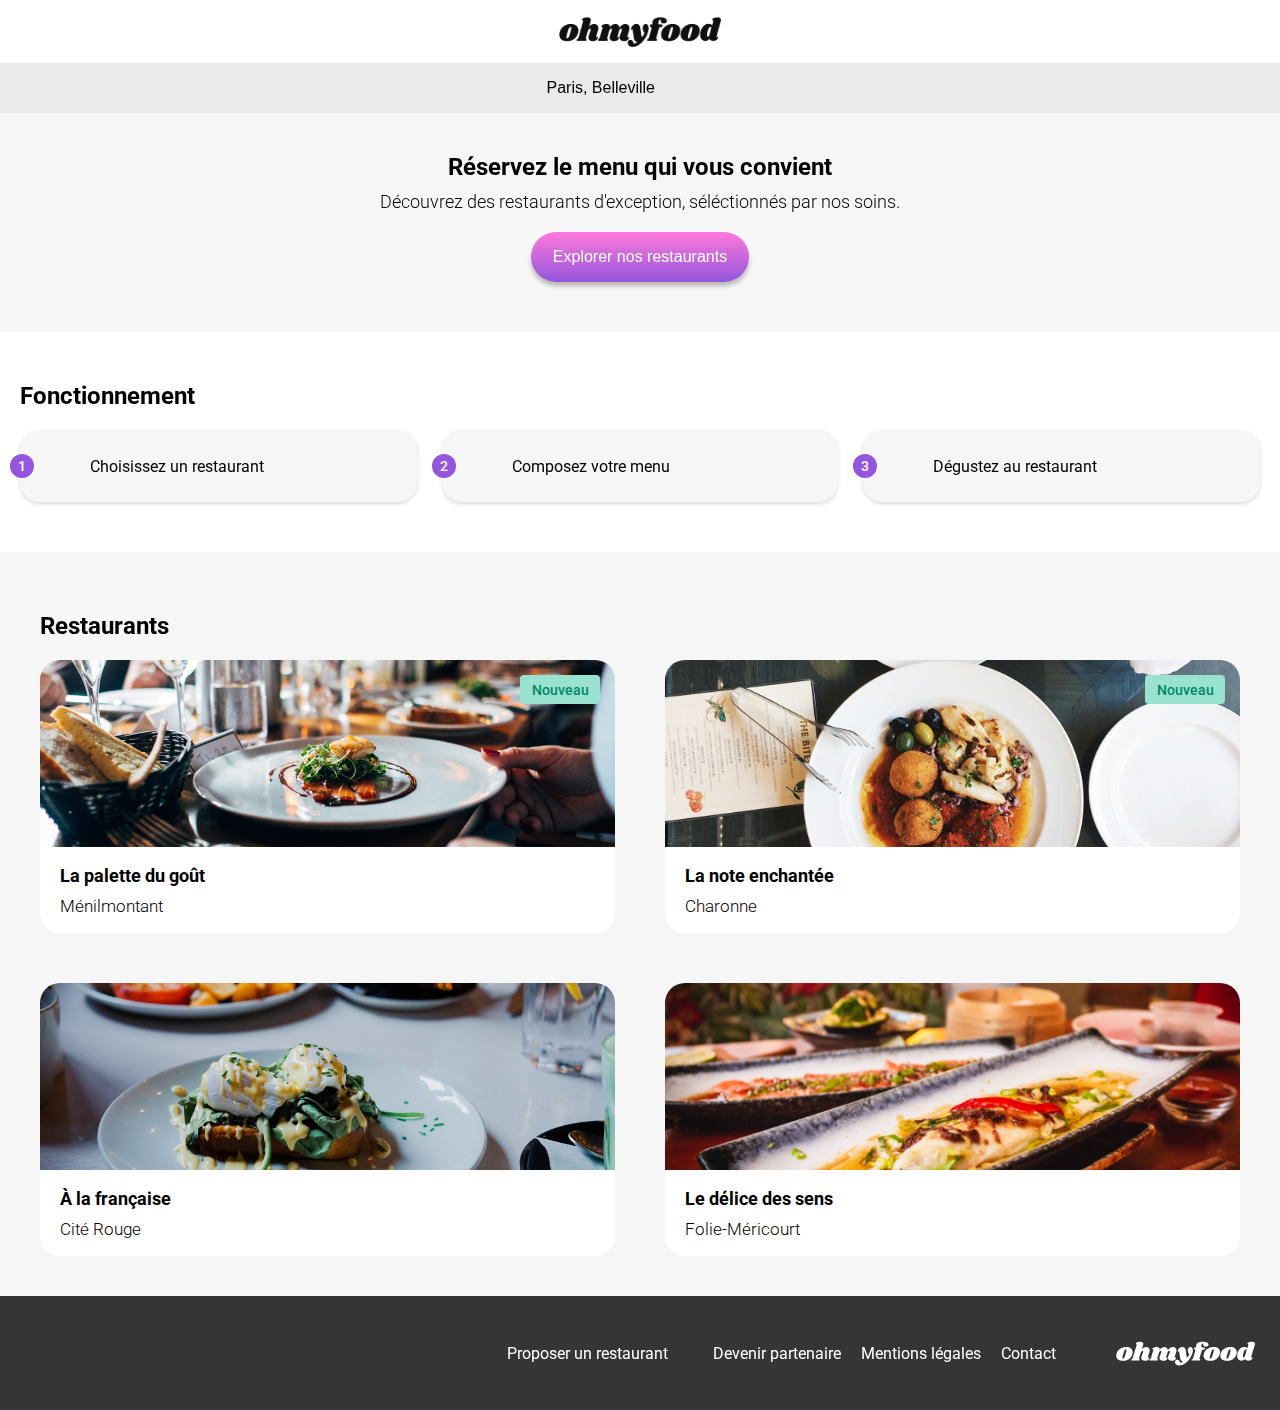
<file: index.html>
<!DOCTYPE html>
<html lang="fr">
  <head>
    <meta charset="UTF-8" />
    <meta http-equiv="X-UA-Compatible" content="IE=edge" />
    <meta name="viewport" content="width=device-width, initial-scale=1.0" />
    <title>Ohmyfood</title>
    <link rel="stylesheet" href="./assets/css/styles.css" />
    <link rel="preconnect" href="https://fonts.googleapis.com" />
    <link rel="preconnect" href="https://fonts.gstatic.com" crossorigin />
    <link
      href="https://fonts.googleapis.com/css2?family=Raleway+Dots&family=Raleway:ital,wght@0,100..900;1,100..900&family=Roboto:ital,wght@0,100;0,300;0,400;0,500;0,700;0,900;1,100;1,300;1,400;1,500;1,700;1,900&display=swap"
      rel="stylesheet"
    />
    <link rel="preconnect" href="https://fonts.googleapis.com">
    <link rel="preconnect" href="https://fonts.gstatic.com" crossorigin>
    <link href="https://fonts.googleapis.com/css2?family=Raleway+Dots&family=Raleway:ital,wght@0,100..900;1,100..900&family=Roboto:ital,wght@0,100;0,300;0,400;0,500;0,700;0,900;1,100;1,300;1,400;1,500;1,700;1,900&family=Shrikhand&display=swap" rel="stylesheet">
    <link
      rel="stylesheet"
      href="https://cdnjs.cloudflare.com/ajax/libs/font-awesome/6.2.1/css/all.min.css"
      integrity="sha512-MV7K8+y+gLIBoVD59lQIYicR65iaqukzvf/nwasF0nqhPay5w/9lJmVM2hMDcnK1OnMGCdVK+iQrJ7lzPJQd1w=="
      crossorigin="anonymous"
      referrerpolicy="no-referrer"
    />
  </head>
  <body>


    <div class="loader">
      <div class="loader__partie"></div>
      <p class="loader__texte">OhMyFood</p>
    </div>

    <div class="main-container">
      <header class="header">
        <img
          class="header__img"
          src="./assets/Images%20et%20textes%20Ohmyfood/images/logo/ohmyfood.png"
          alt="logo"
        />
      </header>
      <main>
        <div class="presentation">
          <label for="location-input">
              <i class="fa-solid fa-location-dot presentation__icone"></i>
          </label>
          <input type="text" id="location-input" class="presentation__input" value="Paris, Belleville">
      </div>

        <section class="reservations">
          <h1 class="reservations__titre">
            Réservez le menu qui vous convient
          </h1>
          <p class="reservations__soustitre">
            Découvrez des restaurants d'exception, séléctionnés par nos soins.
          </p>
          <button class="reservations__button" >
            Explorer nos restaurants
          </button>
        </section>

        <section class="fonctionnement">
          <h2 class="fonctionnement__titre">Fonctionnement</h2>
        <div class="fonctionnement__choix">
            <div class="fonctionnement__partie">
                <div class="fonctionnement__partie--numero">
                    1
                </div>
                <div class="fonctionnement__partie--icone">
                    <i class="fa-solid fa-mobile-screen-button"></i>
                </div>
                <p class="fonctionnement__partie--txt">Choisissez un restaurant</p>
            </div>

            <div  class="fonctionnement__partie">
                <div class="fonctionnement__partie--numero">
                    2
                </div>
                <div class="fonctionnement__partie--icone">
                    <i class="fa-solid fa-list-ul"></i>
                </div>
                <p class="fonctionnement__partie--txt">Composez votre menu</p>
            </div>

            <div  class="fonctionnement__partie">
                <div class="fonctionnement__partie--numero">
                    3
                </div>
                <div class="fonctionnement__partie--icone">
                    <i class="fa-solid fa-store"></i>
                </div>
                <p class="fonctionnement__partie--txt">Dégustez au restaurant</p>
            </div>

        </div>
        </section>


        <section class="restaurant">
          <div class="container">
            <h2 id="restaurant__titre">Restaurants</h2>


                <div class="restaurant__card">
                  <a class="restaurant__card--lien" href="./restaurants/palette.html">
                    <article class="restaurant__card--article">
                    <div class="article-new">
                        Nouveau
                    </div>
                    <img class="article__img" src="assets/Images%20et%20textes%20Ohmyfood/images/restaurants/jay-wennington-N_Y88TWmGwA-unsplash.jpg" alt="Plat sur plaque en céramique blanche"/>
                    <div class="article__container">
                        <div class="article__contenu">
                        <h3 class="article__contenu--titre"> La palette du goût </h3>
                        <p class="article__contenu--ville">Ménilmontant</p>
                        </div>
                        <div class="article__contenu--coeur">
                        <i class="fa-regular fa-heart coeur-vide"></i>
                        <i class="fa-solid fa-heart coeur-remplis"></i>
                        </div>
                    </div>
                    </article>
                  </a>


                
                    <a class="restaurant__card--lien" href="./restaurants/noteenchantee.html">
                        <article class="restaurant__card--article">
                        <div class="article-new">
                            Nouveau
                        </div>
                        <img class="article__img" src="assets/Images%20et%20textes%20Ohmyfood/images/restaurants/stil-u2Lp8tXIcjw-unsplash.jpg" alt="Plat sur plaque en céramique blanche"/>
                        <div class="article__container">
                            <div class="article__contenu">
                            <h3 class="article__contenu--titre"> La note enchantée </h3>
                            <p class="article__contenu--ville">Charonne</p>
                            </div>
                            <div class="article__contenu--coeur">
                                <i class="fa-regular fa-heart coeur-vide"></i>
                                <i class="fa-solid fa-heart coeur-remplis"></i>
                            </div>
                        </div>
                        </article>
                    </a>

                    
                        <a class="restaurant__card--lien" href="./restaurants/alafrancaise.html">
                            <article class="restaurant__card--article">
                            <img class="article__img" src="assets/Images%20et%20textes%20Ohmyfood/images/restaurants/toa-heftiba-DQKerTsQwi0-unsplash.jpg" alt="Plat sur plaque en céramique blanche"/>
                            <div class="article__container">
                                <div class="article__contenu">
                                <h3 class="article__contenu--titre"> À la française </h3>
                                <p class="article__contenu--ville"> Cité Rouge </p>
                                </div>
                                <div class="article__contenu--coeur">
                                    <i class="fa-regular fa-heart coeur-vide"></i>
                                    <i class="fa-solid fa-heart coeur-remplis"></i>
                                </div>
                            </div>
                            </article>
                        </a>

                        
                            <a class="restaurant__card--lien" href="./restaurants/delicedessens.html">
                                <article class="restaurant__card--article">
                                <img class="article__img" src="assets/Images%20et%20textes%20Ohmyfood/images/restaurants/louis-hansel-shotsoflouis-qNBGVyOCY8Q-unsplash.jpg" alt="Plat sur plaque en céramique blanche"/>
                                <div class="article__container">
                                    <div class="article__contenu">
                                    <h3 class="article__contenu--titre"> Le délice des sens </h3>
                                    <p class="article__contenu--ville">Folie-Méricourt</p>
                                    </div>
                                    <div class="article__contenu--coeur">
                                        <i class="fa-regular fa-heart coeur-vide"></i>
                                        <i class="fa-solid fa-heart coeur-remplis"></i>
                                    </div>
                                </div>
                                </article>
                            </a>
                </div>   

          </div>
        </section>
      </main>
      <footer class="footer">
        <img
          class="footer__logo"
          src="assets/Images%20et%20textes%20Ohmyfood/images/logo/ohmyfoodw.svg"
          alt="logowhite"
        />
        <ul class="footer__partie">
          <li class="footer__liste">
            <div class="footer__liste--icone">
              <i class="fa-solid fa-utensils"></i>
            </div>
            Proposer un restaurant
          </li>
          <li class="footer__liste">
            <div class="footer__liste--icone">
              <i class="fa-solid fa-handshake-angle"></i>
            </div>
            Devenir partenaire
          </li>
          <li class="footer__liste">Mentions légales</li>
          <li class="footer__liste">
            <a
              class="footer__liste--contact"
              href="mailto:contact@ohmyfood.com"
            >
              Contact
            </a>
          </li>
        </ul>
      </footer>
    </div>
  </body>
</html>
</file>
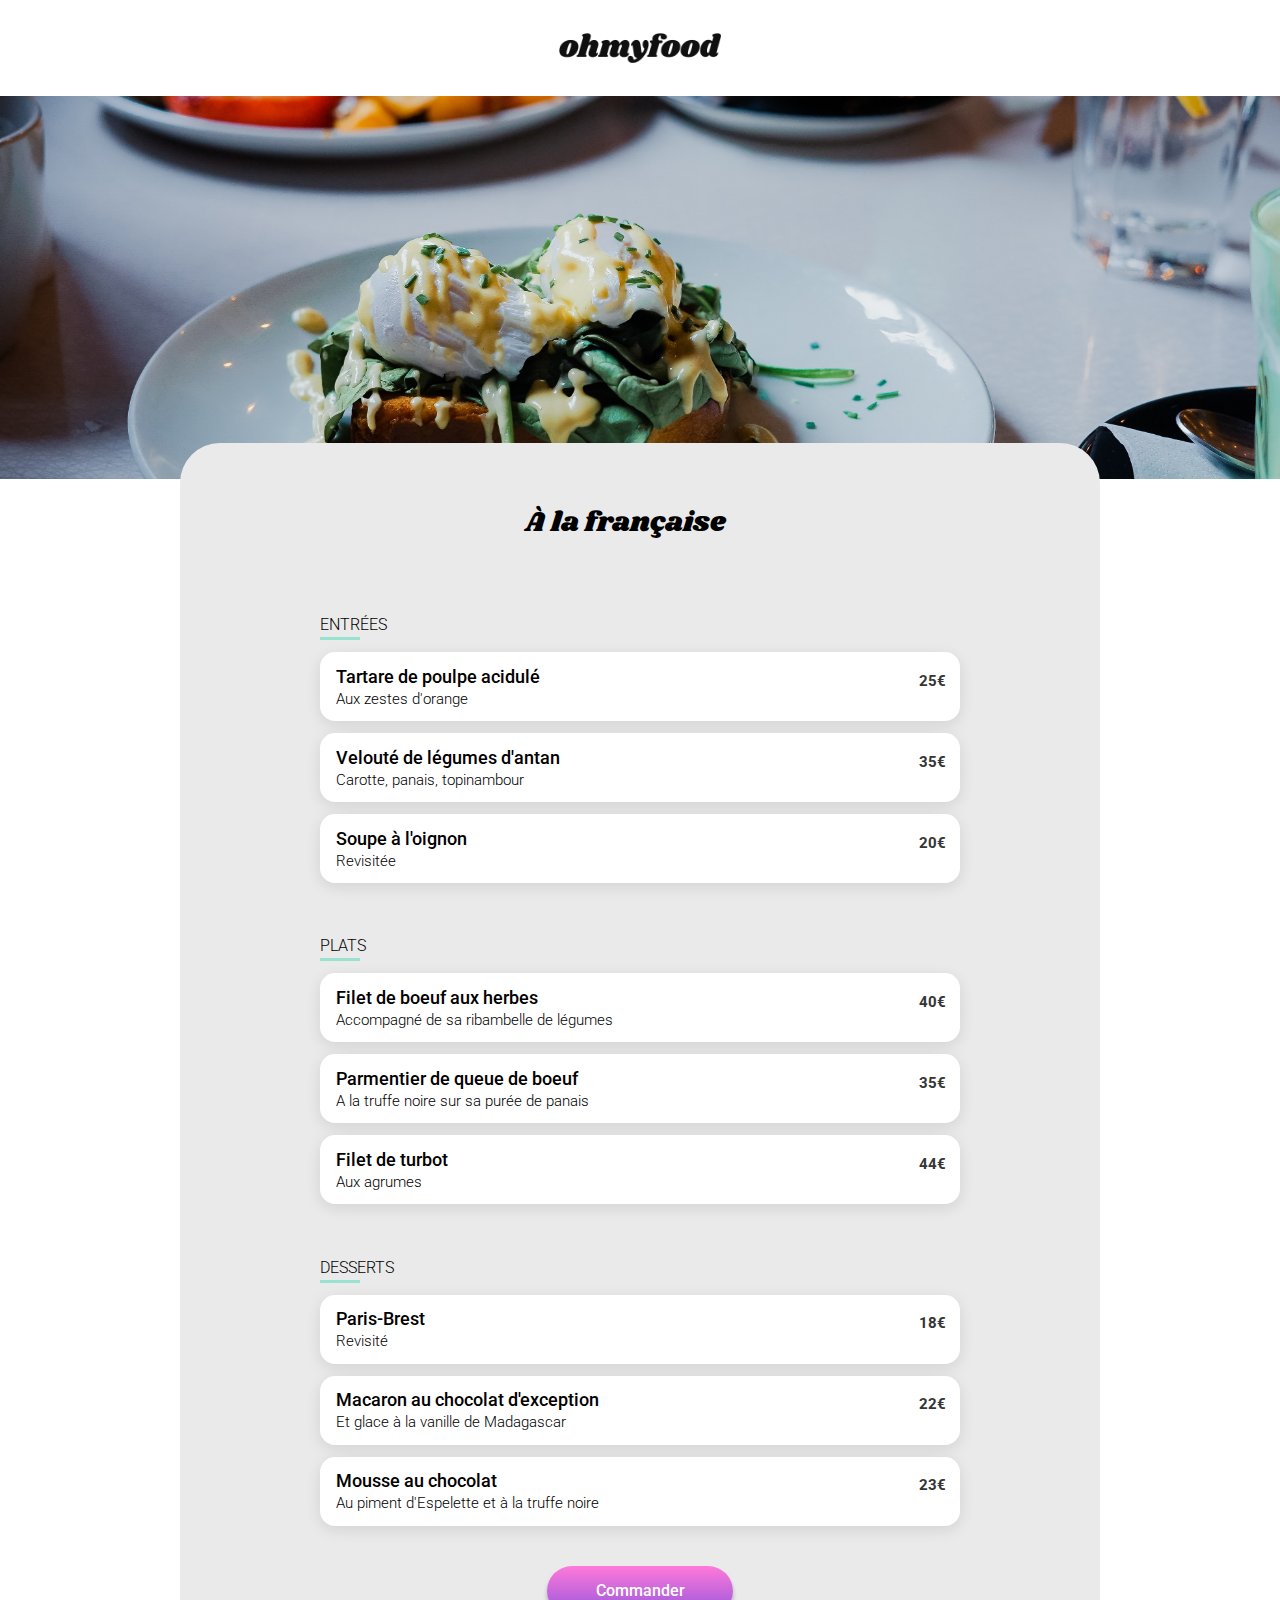
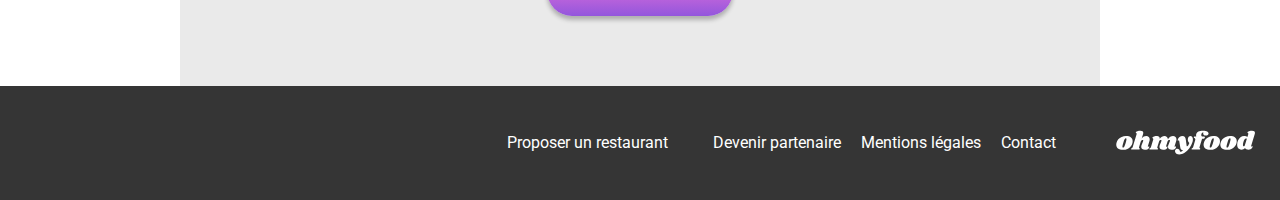
<file: restaurants/alafrancaise.html>
<!DOCTYPE html>
<html lang="fr">
  <head>
    <meta charset="UTF-8" />
    <meta http-equiv="X-UA-Compatible" content="IE=edge" />
    <meta name="viewport" content="width=device-width, initial-scale=1.0" />
    <title> A la française</title>
    <link rel="stylesheet" href="../assets/css/styles.css" />
    <link rel="preconnect" href="https://fonts.googleapis.com" />
    <link rel="preconnect" href="https://fonts.gstatic.com" crossorigin />
    <link
      href="https://fonts.googleapis.com/css2?family=Raleway+Dots&family=Raleway:ital,wght@0,100..900;1,100..900&family=Roboto:ital,wght@0,100;0,300;0,400;0,500;0,700;0,900;1,100;1,300;1,400;1,500;1,700;1,900&display=swap"
      rel="stylesheet"
    />
    <link rel="preconnect" href="https://fonts.googleapis.com">
<link rel="preconnect" href="https://fonts.gstatic.com" crossorigin>
<link href="https://fonts.googleapis.com/css2?family=Raleway+Dots&family=Raleway:ital,wght@0,100..900;1,100..900&family=Roboto:ital,wght@0,100;0,300;0,400;0,500;0,700;0,900;1,100;1,300;1,400;1,500;1,700;1,900&family=Shrikhand&display=swap" rel="stylesheet">
    <link
      rel="stylesheet"
      href="https://cdnjs.cloudflare.com/ajax/libs/font-awesome/6.2.1/css/all.min.css"
      integrity="sha512-MV7K8+y+gLIBoVD59lQIYicR65iaqukzvf/nwasF0nqhPay5w/9lJmVM2hMDcnK1OnMGCdVK+iQrJ7lzPJQd1w=="
      crossorigin="anonymous"
      referrerpolicy="no-referrer"
    />
  </head>
  <body>
    <header class="header__menu">
        <a class="header__fleche" href="../index.html">
            <i class="fa-solid fa-arrow-left"></i>
        </a>
        <img class="header__img" src="../assets/Images%20et%20textes%20Ohmyfood/images/logo/ohmyfood.png" alt="logo" />
    </header>
    <main>
        <section class="banniere">
            <img class="banniere__img" src="../assets/Images%20et%20textes%20Ohmyfood/images/restaurants/toa-heftiba-DQKerTsQwi0-unsplash.jpg" alt="photo resaurant la palette">
        </section>

        <section class="menu">
            <div class="menu__titre">
                <h1 class="menu__titre--principal">À la française</h1>
                <div class="menu__titre--coeur">
                    <i class="fa-regular fa-heart coeur-vide"></i>
                    <i class="fa-solid fa-heart coeur-remplis"></i>
                </div>
            </div>

            <div class="section-menus apparition1">
                <div class="section-menus__titre">
                    <h2 class="section-menus__titre--txt">Entrées</h2>
                    <div class="section-menus__titre--surligner">

                    </div>
                </div>
                
                <article class="plat">
                    <div class="plat__description">
                        <h3 class="plat__description--titre">Tartare de poulpe acidulé</h3>
                        <p class="plat__description--soustitre">Aux zestes d'orange</p>
                    </div>
                    <p class="plat__prix">25€</p>
                    <div class="plat__validation">
                        <i class="fa-solid fa-circle-check"></i>
                    </div>
                </article>

                <article class="plat">
                    <div class="plat__description">
                        <h3 class="plat__description--titre">Velouté de légumes d'antan</h3>
                        <p class="plat__description--soustitre">Carotte, panais, topinambour</p>
                    </div>
                    <p class="plat__prix">35€</p>
                    <div class="plat__validation">
                        <i class="fa-solid fa-circle-check"></i>
                    </div>
                </article>

                <article class="plat">
                    <div class="plat__description">
                        <h3 class="plat__description--titre">Soupe à l'oignon</h3>
                        <p class="plat__description--soustitre">Revisitée </p>
                    </div>
                    <p class="plat__prix">20€</p>
                    <div class="plat__validation">
                        <i class="fa-solid fa-circle-check"></i>
                    </div>
                </article>
            </div>


            <div class="section-menus apparition2">
                <div class="section-menus__titre">
                    <h2 class="section-menus__titre--txt">Plats</h2>
                    <div class="section-menus__titre--surligner">

                    </div>
                </div>
                
                <article class="plat">
                    <div class="plat__description">
                        <h3 class="plat__description--titre">Filet de boeuf aux herbes</h3>
                        <p class="plat__description--soustitre">Accompagné de sa ribambelle de légumes</p>
                    </div>
                    <p class="plat__prix">40€</p>
                    <div class="plat__validation">
                        <i class="fa-solid fa-circle-check"></i>
                    </div>
                </article>

                <article class="plat">
                    <div class="plat__description">
                        <h3 class="plat__description--titre">Parmentier de queue de boeuf</h3>
                        <p class="plat__description--soustitre">A la truffe noire sur sa purée de panais</p>
                    </div>
                    <p class="plat__prix">35€</p>
                    <div class="plat__validation">
                        <i class="fa-solid fa-circle-check"></i>
                    </div>
                </article>

                <article class="plat">
                    <div class="plat__description">
                        <h3 class="plat__description--titre">Filet de turbot</h3>
                        <p class="plat__description--soustitre">Aux agrumes </p>
                    </div>
                    <p class="plat__prix">44€</p>
                    <div class="plat__validation">
                        <i class="fa-solid fa-circle-check"></i>
                    </div>
                </article>
            </div>

            <div class="section-menus apparition3">
                <div class="section-menus__titre">
                    <h2 class="section-menus__titre--txt"> Desserts</h2>
                    <div class="section-menus__titre--surligner">

                    </div>
                </div>
                
                <article class="plat">
                    <div class="plat__description">
                        <h3 class="plat__description--titre">Paris-Brest</h3>
                        <p class="plat__description--soustitre">Revisité</p>
                    </div>
                    <p class="plat__prix">18€</p>
                    <div class="plat__validation">
                        <i class="fa-solid fa-circle-check"></i>
                    </div>
                </article>

                <article class="plat">
                    <div class="plat__description">
                        <h3 class="plat__description--titre">Macaron au chocolat d'exception </h3>
                        <p class="plat__description--soustitre">Et glace à la vanille de Madagascar</p>
                    </div>
                    <p class="plat__prix">22€</p>
                    <div class="plat__validation">
                        <i class="fa-solid fa-circle-check"></i>
                    </div>
                </article>

                <article class="plat">
                    <div class="plat__description">
                        <h3 class="plat__description--titre">Mousse au chocolat </h3>
                        <p class="plat__description--soustitre">Au piment d'Espelette et à la truffe noire</p>
                    </div>
                    <p class="plat__prix"> 23€</p>
                    <div class="plat__validation">
                        <i class="fa-solid fa-circle-check"></i>
                    </div>
                </article>
            </div>
            
            <button class="btn-commander">Commander</button>
        </section>
    </main>
        <footer class="footer">
            <img
              class="footer__logo"
              src="../assets/Images%20et%20textes%20Ohmyfood/images/logo/ohmyfoodw.svg"
              alt="logowhite"
            />
            <ul class="footer__partie">
              <li class="footer__liste">
                <div class="footer__liste--icone">
                  <i class="fa-solid fa-utensils"></i>
                </div>
                Proposer un restaurant
              </li>
              <li class="footer__liste">
                <div class="footer__liste--icone">
                  <i class="fa-solid fa-handshake-angle"></i>
                </div>
                Devenir partenaire
              </li>
              <li class="footer__liste">Mentions légales</li>
              <li class="footer__liste">
                <a
                  class="footer__liste--contact"
                  href="mailto:contact@ohmyfood.com"
                >
                  Contact
                </a>
              </li>
            </ul>
          
    </footer>
  </body>
</html>
</file>
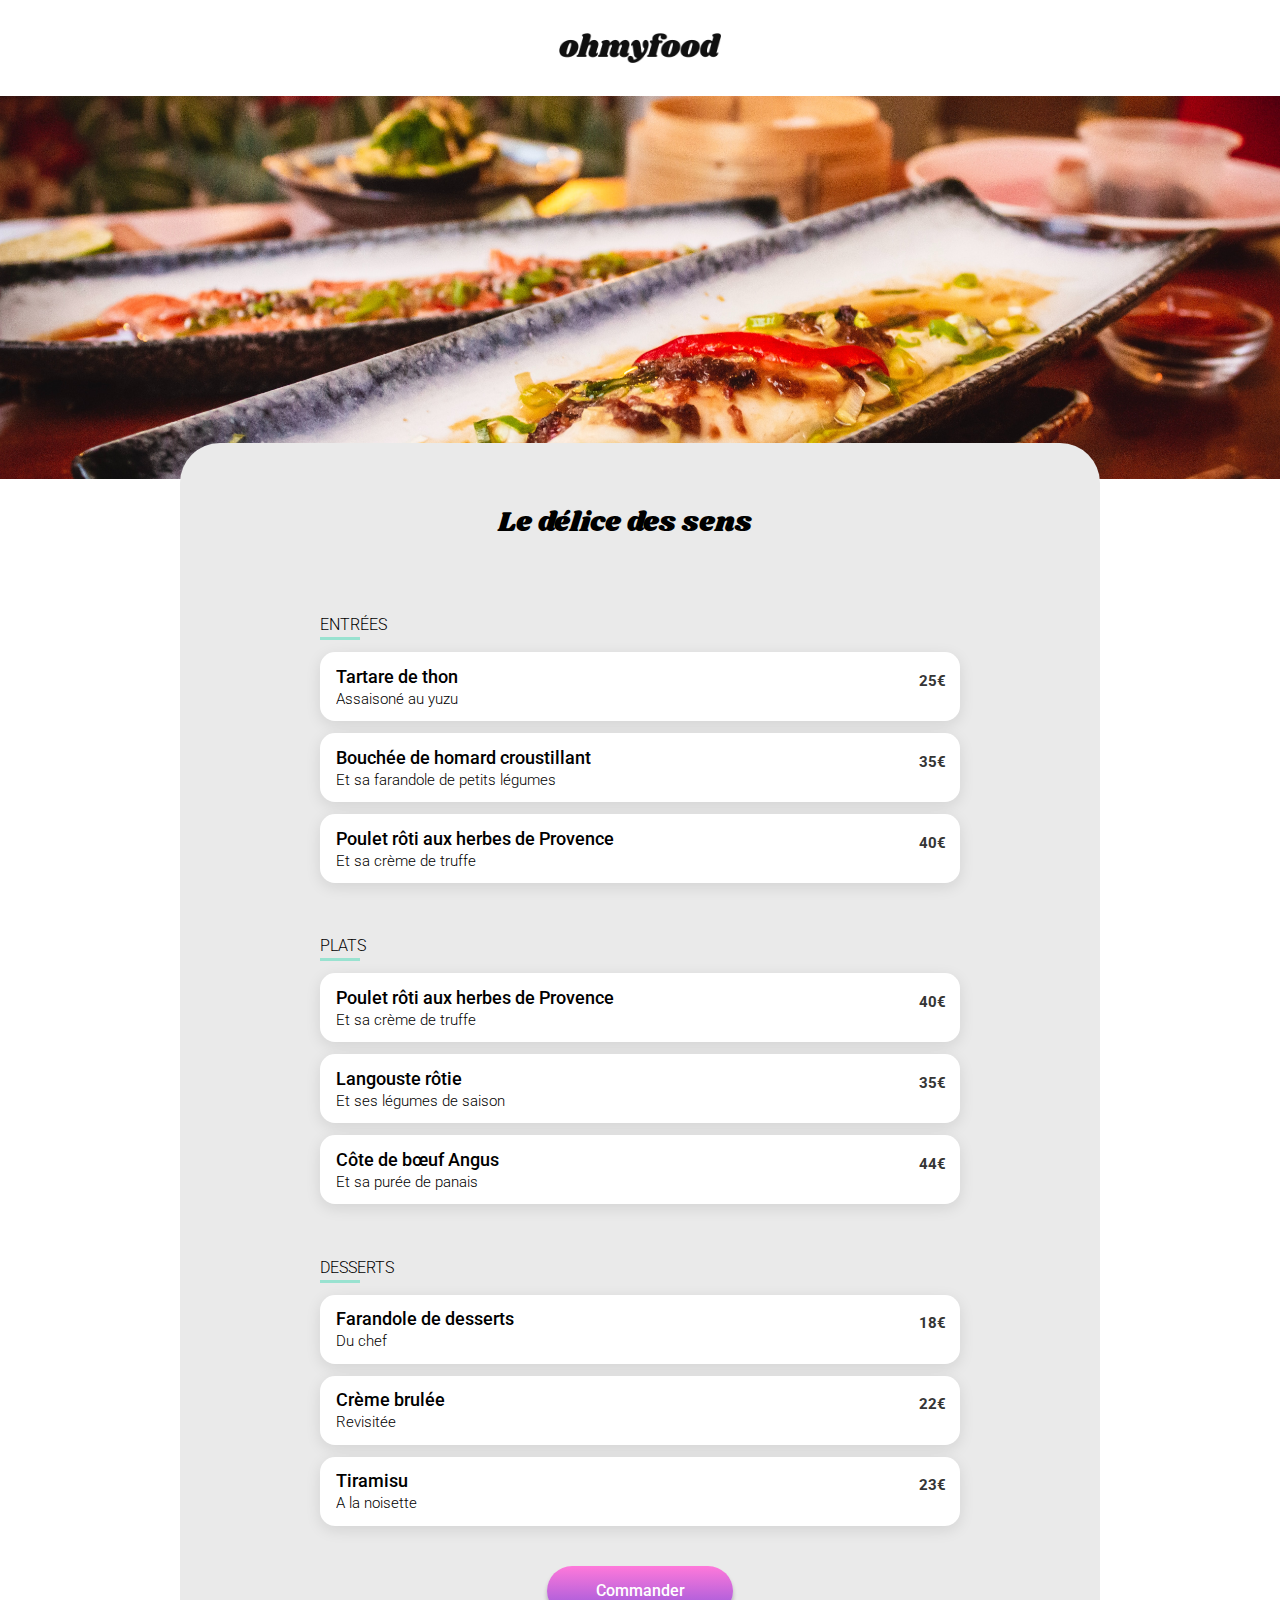
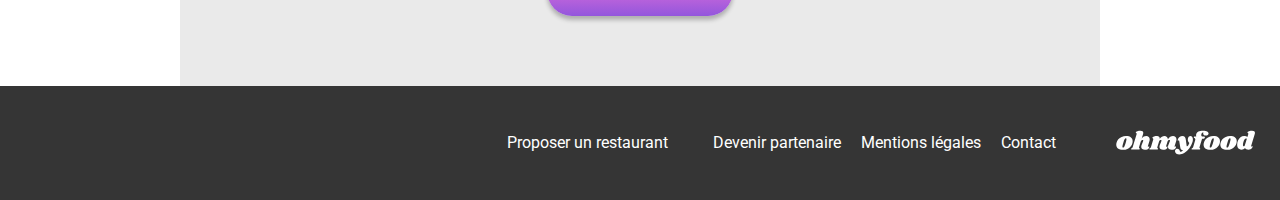
<file: restaurants/delicedessens.html>
<!DOCTYPE html>
<html lang="fr">
  <head>
    <meta charset="UTF-8" />
    <meta http-equiv="X-UA-Compatible" content="IE=edge" />
    <meta name="viewport" content="width=device-width, initial-scale=1.0" />
    <title>Le délice des sens</title>
    <link rel="stylesheet" href="../assets/css/styles.css" />
    <link rel="preconnect" href="https://fonts.googleapis.com" />
    <link rel="preconnect" href="https://fonts.gstatic.com" crossorigin />
    <link
      href="https://fonts.googleapis.com/css2?family=Raleway+Dots&family=Raleway:ital,wght@0,100..900;1,100..900&family=Roboto:ital,wght@0,100;0,300;0,400;0,500;0,700;0,900;1,100;1,300;1,400;1,500;1,700;1,900&display=swap"
      rel="stylesheet"
    />
    <link rel="preconnect" href="https://fonts.googleapis.com" />
    <link rel="preconnect" href="https://fonts.gstatic.com" crossorigin />
    <link
      href="https://fonts.googleapis.com/css2?family=Raleway+Dots&family=Raleway:ital,wght@0,100..900;1,100..900&family=Roboto:ital,wght@0,100;0,300;0,400;0,500;0,700;0,900;1,100;1,300;1,400;1,500;1,700;1,900&family=Shrikhand&display=swap"
      rel="stylesheet"
    />
    <link
      rel="stylesheet"
      href="https://cdnjs.cloudflare.com/ajax/libs/font-awesome/6.2.1/css/all.min.css"
      integrity="sha512-MV7K8+y+gLIBoVD59lQIYicR65iaqukzvf/nwasF0nqhPay5w/9lJmVM2hMDcnK1OnMGCdVK+iQrJ7lzPJQd1w=="
      crossorigin="anonymous"
      referrerpolicy="no-referrer"
    />
  </head>
  <body>
    <header class="header__menu">
      <a class="header__fleche" href="../index.html">
        <i class="fa-solid fa-arrow-left"></i>
      </a>
      <img
        class="header__img"
        src="../assets/Images%20et%20textes%20Ohmyfood/images/logo/ohmyfood.png"
        alt="logo"
      />
    </header>
    <main>
      <section class="banniere">
        <img
          class="banniere__img"
          src="../assets/Images%20et%20textes%20Ohmyfood/images/restaurants/louis-hansel-shotsoflouis-qNBGVyOCY8Q-unsplash.jpg"
          alt="photo resaurant la palette"
        />
      </section>

      <section class="menu">
        <div class="menu__titre">
          <h1 class="menu__titre--principal">Le délice des sens</h1>
          <div class="menu__titre--coeur">
            <i class="fa-regular fa-heart coeur-vide"></i>
            <i class="fa-solid fa-heart coeur-remplis"></i>
          </div>
        </div>

        <div class="section-menus apparition1">
          <div class="section-menus__titre">
            <h2 class="section-menus__titre--txt">Entrées</h2>
            <div class="section-menus__titre--surligner"></div>
          </div>

          <article class="plat">
            <div class="plat__description">
              <h3 class="plat__description--titre">Tartare de thon</h3>
              <p class="plat__description--soustitre">Assaisoné au yuzu</p>
            </div>
            <p class="plat__prix">25€</p>
            <div class="plat__validation">
              <i class="fa-solid fa-circle-check"></i>
            </div>
          </article>

          <article class="plat">
            <div class="plat__description">
              <h3 class="plat__description--titre">Bouchée de homard croustillant</h3>
              <p class="plat__description--soustitre">Et sa farandole de petits légumes</p>
            </div>
            <p class="plat__prix">35€</p>
            <div class="plat__validation">
              <i class="fa-solid fa-circle-check"></i>
            </div>
          </article>

          <article class="plat">
            <div class="plat__description">
              <h3 class="plat__description--titre">Poulet rôti aux herbes de Provence</h3>
              <p class="plat__description--soustitre">Et sa crème de truffe</p>
            </div>
            <p class="plat__prix">40€</p>
            <div class="plat__validation">
              <i class="fa-solid fa-circle-check"></i>
            </div>
          </article>
        </div>

        <div class="section-menus apparition2">
          <div class="section-menus__titre">
            <h2 class="section-menus__titre--txt">Plats</h2>
            <div class="section-menus__titre--surligner"></div>
          </div>

          <article class="plat">
            <div class="plat__description">
              <h3 class="plat__description--titre">Poulet rôti aux herbes de Provence</h3>
              <p class="plat__description--soustitre">Et sa crème de truffe</p>
            </div>
            <p class="plat__prix">40€</p>
            <div class="plat__validation">
              <i class="fa-solid fa-circle-check"></i>
            </div>
          </article>

          <article class="plat">
            <div class="plat__description">
              <h3 class="plat__description--titre">Langouste rôtie</h3>
              <p class="plat__description--soustitre">Et ses légumes de saison</p>
            </div>
            <p class="plat__prix">35€</p>
            <div class="plat__validation">
              <i class="fa-solid fa-circle-check"></i>
            </div>
          </article>

          <article class="plat">
            <div class="plat__description">
              <h3 class="plat__description--titre">Côte de bœuf Angus</h3>
              <p class="plat__description--soustitre">Et sa purée de panais</p>
            </div>
            <p class="plat__prix">44€</p>
            <div class="plat__validation">
              <i class="fa-solid fa-circle-check"></i>
            </div>
          </article>
        </div>

        <div class="section-menus apparition3">
          <div class="section-menus__titre">
            <h2 class="section-menus__titre--txt">Desserts</h2>
            <div class="section-menus__titre--surligner"></div>
          </div>

          <article class="plat">
            <div class="plat__description">
              <h3 class="plat__description--titre">Farandole de desserts</h3>
              <p class="plat__description--soustitre">Du chef</p>
            </div>
            <p class="plat__prix">18€</p>
            <div class="plat__validation">
              <i class="fa-solid fa-circle-check"></i>
            </div>
          </article>

          <article class="plat">
            <div class="plat__description">
              <h3 class="plat__description--titre">Crème brulée</h3>
              <p class="plat__description--soustitre">Revisitée</p>
            </div>
            <p class="plat__prix">22€</p>
            <div class="plat__validation">
              <i class="fa-solid fa-circle-check"></i>
            </div>
          </article>

          <article class="plat">
            <div class="plat__description">
              <h3 class="plat__description--titre">Tiramisu</h3>
              <p class="plat__description--soustitre">A la noisette</p>
            </div>
            <p class="plat__prix">23€</p>
            <div class="plat__validation">
              <i class="fa-solid fa-circle-check"></i>
            </div>
          </article>
        </div>

        <button class="btn-commander">Commander</button>
      </section>
    </main>
    <footer class="footer">
      <img
        class="footer__logo"
        src="../assets/Images%20et%20textes%20Ohmyfood/images/logo/ohmyfoodw.svg"
        alt="logowhite"
      />
      <ul class="footer__partie">
        <li class="footer__liste">
          <div class="footer__liste--icone">
            <i class="fa-solid fa-utensils"></i>
          </div>
          Proposer un restaurant
        </li>
        <li class="footer__liste">
          <div class="footer__liste--icone">
            <i class="fa-solid fa-handshake-angle"></i>
          </div>
          Devenir partenaire
        </li>
        <li class="footer__liste">Mentions légales</li>
        <li class="footer__liste">
          <a class="footer__liste--contact" href="mailto:contact@ohmyfood.com">
            Contact
          </a>
        </li>
      </ul>
    </footer>
  </body>
</html>
</file>
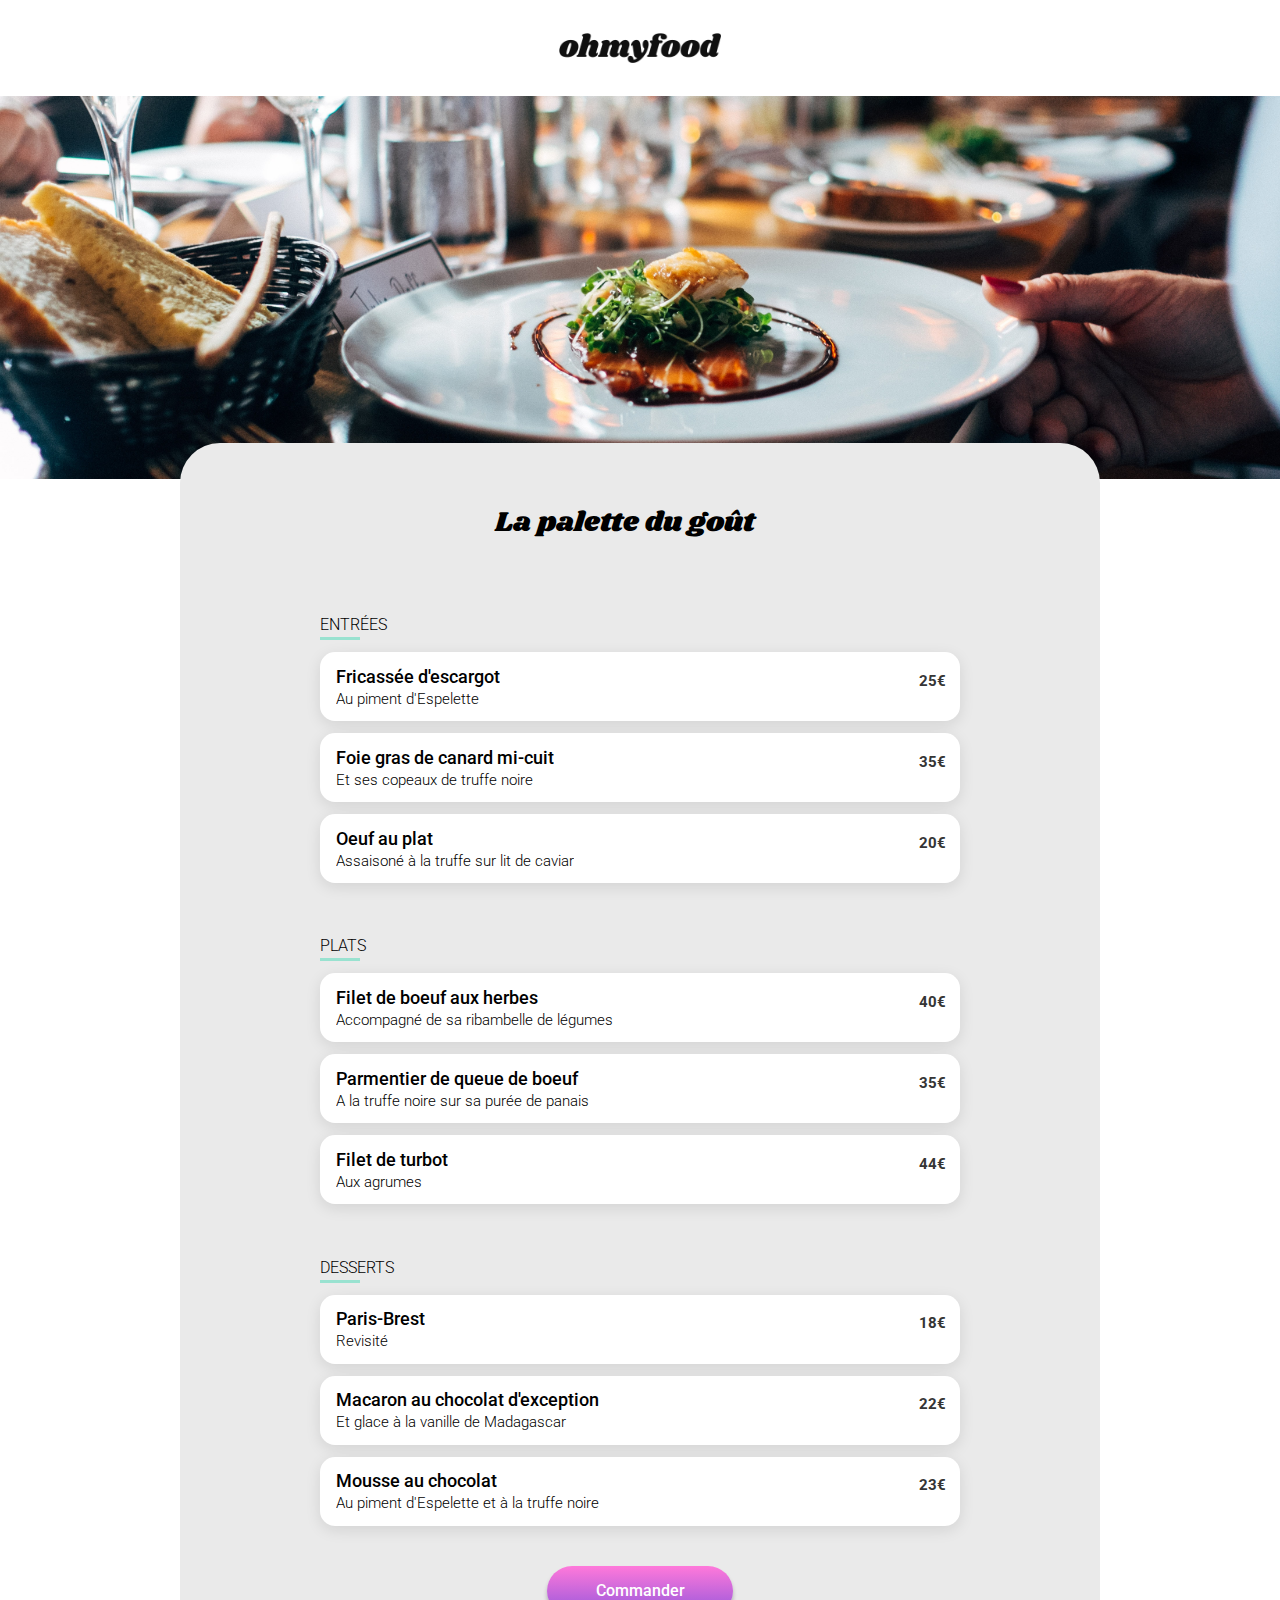
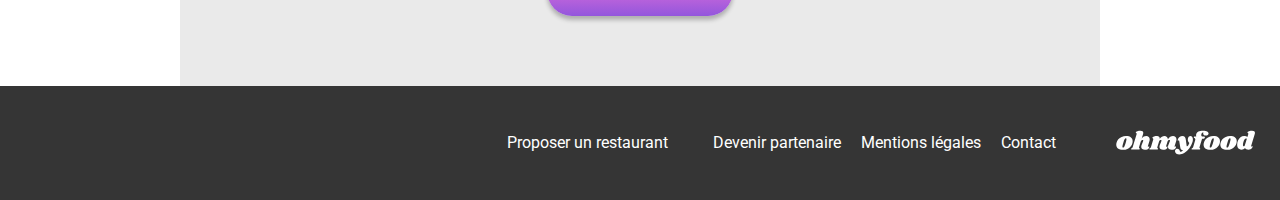
<file: restaurants/palette.html>
<!DOCTYPE html>
<html lang="fr">
  <head>
    <meta charset="UTF-8" />
    <meta http-equiv="X-UA-Compatible" content="IE=edge" />
    <meta name="viewport" content="width=device-width, initial-scale=1.0" />
    <title>La palette du goût</title>
    <link rel="stylesheet" href="../assets/css/styles.css" />
    <link rel="preconnect" href="https://fonts.googleapis.com" />
    <link rel="preconnect" href="https://fonts.gstatic.com" crossorigin />
    <link
      href="https://fonts.googleapis.com/css2?family=Raleway+Dots&family=Raleway:ital,wght@0,100..900;1,100..900&family=Roboto:ital,wght@0,100;0,300;0,400;0,500;0,700;0,900;1,100;1,300;1,400;1,500;1,700;1,900&display=swap"
      rel="stylesheet"
    />
    <link rel="preconnect" href="https://fonts.googleapis.com">
    <link rel="preconnect" href="https://fonts.gstatic.com" crossorigin>
    <link href="https://fonts.googleapis.com/css2?family=Raleway+Dots&family=Raleway:ital,wght@0,100..900;1,100..900&family=Roboto:ital,wght@0,100;0,300;0,400;0,500;0,700;0,900;1,100;1,300;1,400;1,500;1,700;1,900&family=Shrikhand&display=swap" rel="stylesheet">
    <link
      rel="stylesheet"
      href="https://cdnjs.cloudflare.com/ajax/libs/font-awesome/6.2.1/css/all.min.css"
      integrity="sha512-MV7K8+y+gLIBoVD59lQIYicR65iaqukzvf/nwasF0nqhPay5w/9lJmVM2hMDcnK1OnMGCdVK+iQrJ7lzPJQd1w=="
      crossorigin="anonymous"
      referrerpolicy="no-referrer"
    />
  </head>
  <body>
    <header class="header__menu">
        <a class="header__fleche" href="../index.html">
            <i class="fa-solid fa-arrow-left"></i>
        </a>
        <img class="header__img" src="../assets/Images%20et%20textes%20Ohmyfood/images/logo/ohmyfood.png" alt="logo" />
    </header>
   <main>
        <section class="banniere">
            <img class="banniere__img" src="../assets/Images%20et%20textes%20Ohmyfood/images/restaurants/jay-wennington-N_Y88TWmGwA-unsplash.jpg" alt="photo resaurant la palette">
        </section>

        <section class="menu">
            <div class="menu__titre">
                <h1 class="menu__titre--principal"> La palette du goût</h1>
                <div class="menu__titre--coeur">
                    <i class="fa-regular fa-heart coeur-vide"></i>
                    <i class="fa-solid fa-heart coeur-remplis"></i>
                </div>
            </div>

            <div class="section-menus apparition1">
                <div class="section-menus__titre">
                    <h2 class="section-menus__titre--txt">Entrées</h2>
                    <div class="section-menus__titre--surligner">

                    </div>
                </div>
                
                <article class="plat">
                    <div class="plat__description">
                        <h3 class="plat__description--titre">Fricassée d'escargot</h3>
                        <p class="plat__description--soustitre">Au piment d'Espelette</p>
                    </div>
                    <p class="plat__prix">25€</p>
                    <div class="plat__validation">
                        <i class="fa-solid fa-circle-check"></i>
                    </div>
                </article>

                <article class="plat">
                    <div class="plat__description">
                        <h3 class="plat__description--titre">Foie gras de canard mi-cuit</h3>
                        <p class="plat__description--soustitre">Et ses copeaux de truffe noire</p>
                    </div>
                    <p class="plat__prix">35€</p>
                    <div class="plat__validation">
                        <i class="fa-solid fa-circle-check"></i>
                    </div>
                </article>

                <article class="plat">
                    <div class="plat__description">
                        <h3 class="plat__description--titre">Oeuf au plat</h3>
                        <p class="plat__description--soustitre">Assaisoné à la truffe sur lit de caviar </p>
                    </div>
                    <p class="plat__prix">20€</p>
                    <div class="plat__validation">
                        <i class="fa-solid fa-circle-check"></i>
                    </div>
                </article>
            </div>


            <div class="section-menus apparition2">
                <div class="section-menus__titre">
                    <h2 class="section-menus__titre--txt">Plats</h2>
                    <div class="section-menus__titre--surligner">

                    </div>
                </div>
                
                <article class="plat">
                    <div class="plat__description">
                        <h3 class="plat__description--titre">Filet de boeuf aux herbes</h3>
                        <p class="plat__description--soustitre">Accompagné de sa ribambelle de légumes</p>
                    </div>
                    <p class="plat__prix">40€</p>
                    <div class="plat__validation">
                        <i class="fa-solid fa-circle-check"></i>
                    </div>
                </article>

                <article class="plat">
                    <div class="plat__description">
                        <h3 class="plat__description--titre">Parmentier de queue de boeuf</h3>
                        <p class="plat__description--soustitre">A la truffe noire sur sa purée de panais</p>
                    </div>
                    <p class="plat__prix">35€</p>
                    <div class="plat__validation">
                        <i class="fa-solid fa-circle-check"></i>
                    </div>
                </article>

                <article class="plat">
                    <div class="plat__description">
                        <h3 class="plat__description--titre">Filet de turbot</h3>
                        <p class="plat__description--soustitre">Aux agrumes </p>
                    </div>
                    <p class="plat__prix">44€</p>
                    <div class="plat__validation">
                        <i class="fa-solid fa-circle-check"></i>
                    </div>
                </article>
            </div> 

            <div class="section-menus apparition3">
                <div class="section-menus__titre">
                    <h2 class="section-menus__titre--txt"> Desserts</h2>
                    <div class="section-menus__titre--surligner">

                    </div>
                </div>
                
                <article class="plat">
                    <div class="plat__description">
                        <h3 class="plat__description--titre">Paris-Brest</h3>
                        <p class="plat__description--soustitre">Revisité</p>
                    </div>
                    <p class="plat__prix">18€</p>
                    <div class="plat__validation">
                        <i class="fa-solid fa-circle-check"></i>
                    </div>
                </article>

                <article class="plat">
                    <div class="plat__description">
                        <h3 class="plat__description--titre">Macaron au chocolat d'exception </h3>
                        <p class="plat__description--soustitre">Et glace à la vanille de Madagascar</p>
                    </div>
                    <p class="plat__prix">22€</p>
                    <div class="plat__validation">
                        <i class="fa-solid fa-circle-check"></i>
                    </div>
                </article>

                <article class="plat">
                    <div class="plat__description">
                        <h3 class="plat__description--titre">Mousse au chocolat </h3>
                        <p class="plat__description--soustitre">Au piment d'Espelette et à la truffe noire</p>
                    </div>
                    <p class="plat__prix"> 23€</p>
                    <div class="plat__validation">
                        <i class="fa-solid fa-circle-check"></i>
                    </div>
                </article>
            </div> 
            
            <button class="btn-commander">Commander</button>
        </section>
    </main> 
        <footer class="footer">
            <img
              class="footer__logo"
              src="../assets/Images%20et%20textes%20Ohmyfood/images/logo/ohmyfoodw.svg"
              alt="logowhite"
            />
            <ul class="footer__partie">
              <li class="footer__liste">
                <div class="footer__liste--icone">
                  <i class="fa-solid fa-utensils"></i>
                </div>
                Proposer un restaurant
              </li>
              <li class="footer__liste">
                <div class="footer__liste--icone">
                  <i class="fa-solid fa-handshake-angle"></i>
                </div>
                Devenir partenaire
              </li>
              <li class="footer__liste">Mentions légales</li>
              <li class="footer__liste">
                <a
                  class="footer__liste--contact"
                  href="mailto:contact@ohmyfood.com"
                >
                  Contact
                </a>
              </li>
            </ul>
          
    </footer>
  </body>
</html>
</file>
<file: assets/css/styles.css>
@charset "UTF-8";
.header {
  display: flex;
  align-items: center;
  justify-content: center;
  width: 100%;
  height: 63px;
  position: relative;
  z-index: 1;
  box-shadow: 0px 2px 4px 0px rgba(0, 0, 0, 0.15);
}
.header__img {
  width: 162px;
  height: 30px;
}

body {
  margin: 0;
}

/* Media queries*/
/* ecran égal ou plus grand que 1024px */
@media (min-width: 1024px) {
  .header {
    box-shadow: none;
  }
}
.footer {
  display: flex;
  flex-direction: column;
  gap: 8px;
  background-color: rgb(53, 53, 53);
  padding: 22px 25px;
}
.footer__liste {
  display: flex;
  gap: 14px;
  color: rgb(255, 255, 255);
  font-family: "Roboto", sans-serif;
  font-weight: 400;
}
.footer__liste--icone {
  width: 11px;
  height: 13px;
}
.footer__liste--icone i {
  font-size: 16px;
}
.footer__liste--contact {
  color: rgb(255, 255, 255);
  text-decoration: none;
}
.footer__partie {
  display: flex;
  flex-direction: column;
  gap: 7px;
  padding: 0;
}
.footer__logo {
  width: 139px;
  height: 27px;
}

/* Media queries*/
/* ecran égal ou plus grand que 1024px */
@media (min-width: 1024px) {
  .footer {
    align-items: center;
    flex-direction: row-reverse;
    height: 114px;
    padding: 0 25px;
    gap: 60px;
  }
  .footer__partie {
    flex-direction: row;
    gap: 20px;
  }
}
.fonctionnement {
  font-family: "Roboto", sans-serif;
  padding: 0 20px;
  margin: 50px 0px;
}
.fonctionnement__choix {
  display: flex;
  flex-direction: column;
  align-items: center;
  gap: 25px;
}
.fonctionnement__partie {
  display: flex;
  align-items: center;
  background-color: rgb(246, 246, 246);
  border-radius: 20px;
  gap: 30px;
  height: 72.38px;
  width: 90%;
  position: relative;
  padding-left: 40px;
  box-shadow: 0px 2px 4px 0px rgba(0, 0, 0, 0.15);
}
.fonctionnement__partie--numero {
  background-color: rgb(147, 86, 220);
  color: rgb(255, 255, 255);
  width: 24px;
  height: 24px;
  display: flex;
  justify-content: center;
  align-items: center;
  border-radius: 50%;
  font-size: 14.18px;
  font-weight: 500;
  position: absolute;
  left: -10px;
}
.fonctionnement__partie--icone {
  color: rgb(126, 126, 126);
}
.fonctionnement__partie--icone:hover {
  color: rgb(147, 86, 220);
}

/* Media queries*/
/* ecran égal ou plus grand que 1024px */
@media (min-width: 1024px) {
  .fonctionnement__choix {
    flex-direction: row;
  }
}
.reservations {
  display: flex;
  flex-direction: column;
  align-items: center;
  padding: 20px 15px 50px 15px;
  text-align: center;
  font-family: "Roboto", sans-serif;
  background-color: rgb(246, 246, 246);
}
.reservations__titre {
  font-size: 24px;
  margin: 20px 0px 0px 0px;
}
.reservations__soustitre {
  font-size: 18px;
  font-weight: 300;
  margin: 10px 0px 20px 0px;
}
.reservations__button {
  width: 218px;
  height: 50px;
  border-radius: 25px;
  border: none;
  background: linear-gradient(to bottom, rgb(255, 121, 218), rgb(147, 86, 220));
  color: rgb(255, 255, 255);
  font-weight: 500;
  font-size: 16px;
  transition: 0.5s;
  box-shadow: 0px 4px 4px 0px rgba(0, 0, 0, 0.251);
}
.reservations__button:hover {
  opacity: 0.9;
  transform: scale(1.01);
  box-shadow: 0px 8px 12px 2px rgb(180, 180, 180);
}

.restaurant {
  font-family: "Roboto", sans-serif;
  background-color: rgb(246, 246, 246);
  padding: 40px 20px;
}
.restaurant__titre {
  font-size: 24px;
  font-weight: 700;
}
.restaurant__card {
  display: flex;
  flex-direction: column;
  gap: 18px;
}
.restaurant__card--lien {
  text-decoration: none;
  color: rgb(0, 0, 0);
  position: relative;
}
.restaurant__card--article {
  display: flex;
  flex-direction: column;
}

.article-new {
  position: absolute;
  right: 15px;
  top: 15px;
  background-color: rgb(153, 226, 208);
  color: rgb(0, 135, 102);
  width: 80px;
  height: 29px;
  display: flex;
  justify-content: center;
  align-items: center;
  font-size: 14px;
  font-weight: 500;
  border-radius: 4px;
}

.article__img {
  -o-object-fit: cover;
     object-fit: cover;
  width: 100%;
  height: 187px;
  border-radius: 20px 20px 0 0;
}

.article__container {
  background-color: rgb(255, 255, 255);
  border-radius: 0 0 20px 20px;
  display: flex;
  justify-content: space-between;
  align-items: center;
}

.article__contenu {
  padding: 0 20px;
}
.article__contenu--titre {
  margin-bottom: 0;
  font-size: 18px;
  font-weight: 700;
}
.article__contenu--ville {
  margin-top: 10px;
  font-size: 17px;
  font-weight: 300;
}
.article__contenu--coeur {
  font-size: 28px;
  width: 22px;
  margin-right: 35px;
  margin-bottom: 35px;
}

/* Media queries*/
/* ecran égal ou plus grand que 1024px */
@media (min-width: 1024px) {
  .restaurant {
    padding: 40px;
  }
  .restaurant__card--lien {
    width: calc((100% - 50px) / 2);
  }
  .restaurant__card {
    flex-direction: row;
    flex-wrap: wrap;
    gap: 50px;
  }
}
.presentation {
  display: flex;
  justify-content: center;
  align-items: center;
  background-color: rgb(234, 234, 234);
  font-family: "Roboto", sans-serif;
  position: relative;
  height: 50px;
  box-shadow: 0px 4px 4px 0px rgba(0, 0, 0, 0.25);
}
.presentation__icone {
  margin-right: 20px;
  color: rgb(53, 53, 53);
}
.presentation__input {
  background-color: transparent;
  border: none;
  color: black;
  font-size: 16px;
  outline: none;
  cursor: text;
  width: auto;
}

/* Media queries*/
/* ecran égal ou plus grand que 1024px */
@media (min-width: 1024px) {
  .presentation {
    box-shadow: none;
  }
}
.fa-heart {
  position: absolute;
}

.coeur-remplis {
  opacity: 0;
  transition: 1s;
}

.coeur-remplis:hover {
  opacity: 1;
  -webkit-background-clip: text;
          background-clip: text;
  color: transparent;
  background-image: linear-gradient(193.33deg, #9356DC -11.44%, #FF79DA 123.93%);
}

.fa-heart {
  position: absolute;
}

.coeur-remplis {
  opacity: 0;
  transition: 1s;
}

.coeur-remplis:hover {
  opacity: 1;
  -webkit-background-clip: text;
          background-clip: text;
  color: transparent;
  background-image: linear-gradient(193.33deg, #9356DC -11.44%, #FF79DA 123.93%);
}

.header__menu {
  display: flex;
  justify-content: center;
  align-items: center;
  position: relative;
  width: 100%;
  height: 63px;
}
.header__menu__img {
  text-align: center;
  width: 162px;
  height: 30px;
}

.header__fleche {
  position: absolute;
  left: 15px;
  font-size: 18px;
  color: rgb(53, 53, 53);
}

.banniere__img {
  width: 100%;
  height: 275px;
  -o-object-fit: cover;
     object-fit: cover;
  position: relative;
}

.menu {
  padding: 10px 13px;
  background-color: rgb(234, 234, 234);
  margin-top: -35px;
  z-index: 1;
  position: relative;
  display: flex;
  flex-direction: column;
  align-items: center;
  border-radius: 40px 40px 0 0;
  justify-content: space-between;
  gap: 40px;
}
.menu__titre {
  display: flex;
  align-items: center;
  justify-content: space-between;
  width: 100%;
}
.menu__titre--principal {
  font-family: "Shrikhand", sans-serif;
  font-size: 28px;
  font-weight: 400;
}
.menu__titre--coeur {
  position: absolute;
  right: 60px;
  top: 1.6em;
  font-size: 25px;
}

.section-menus {
  width: 100%;
  gap: 12px;
  display: flex;
  flex-direction: column;
}
.section-menus__titre--txt {
  font-family: "Roboto", sans-serif;
  font-size: 16px;
  font-weight: 300;
  text-transform: uppercase;
  margin-bottom: 3px;
}
.section-menus__titre--surligner {
  width: 40px;
  height: 3px;
  background-color: rgb(153, 226, 208);
}

.apparition1 {
  animation: apparition 2s ease-out 0s forwards;
}

.apparition2 {
  animation: apparition 2s ease-out 1s forwards;
}

.apparition3 {
  animation: apparition 2s ease-out 2s forwards;
}

@keyframes apparition {
  0% {
    opacity: 0;
    margin-left: -30px;
  }
  50% {
    opacity: 0.5;
  }
  100% {
    opacity: 1;
    margin-left: 10px;
  }
}
.plat {
  width: 100%;
  height: 69px;
  border-radius: 15.04px;
  background-color: rgb(255, 255, 255);
  box-sizing: border-box;
  padding: 16px;
  display: flex;
  justify-content: space-between;
  align-items: center;
  position: relative;
  font-family: "Roboto", sans-serif;
  overflow: hidden;
  box-shadow: 0px 4.01px 15.04px 0px rgba(0, 0, 0, 0.1);
}
.plat__description {
  margin-right: 16px;
  overflow: hidden;
  white-space: nowrap;
  text-overflow: ellipsis;
}
.plat__description--titre {
  margin: 0;
  padding-bottom: 3px;
  font-size: 18px;
  font-weight: 500;
  overflow: hidden;
  white-space: nowrap;
  text-overflow: ellipsis;
}
.plat__description--soustitre {
  margin: 0;
  font-size: 15.04px;
  font-weight: 300;
  overflow: hidden;
  white-space: nowrap;
  text-overflow: ellipsis;
}
.plat__prix {
  font-size: 15.04px;
  font-weight: 700;
  width: 25px;
  height: 30px;
  color: rgb(53, 53, 53);
  transition: margin-right 1s ease;
}
.plat__validation {
  position: absolute;
  right: -59px;
  opacity: 0;
  background-color: #99E2D0;
  height: 100%;
  width: 59px;
  border-radius: 0px 15px 15px 0px;
  display: flex;
  justify-content: center;
  align-items: center;
  color: white;
  transition: right 1s ease, opacity 1s ease;
}

.plat:hover .plat__validation {
  right: 0px;
  opacity: 1;
}

.plat:hover .plat__prix {
  margin-right: 60px;
}

.btn-commander {
  width: 186px;
  height: 50px;
  border-radius: 25px;
  border: none;
  background: linear-gradient(to bottom, rgb(255, 121, 218), rgb(147, 86, 220));
  color: rgb(255, 255, 255);
  font-weight: 500;
  font-size: 16px;
  font-family: "Roboto", sans-serif;
  margin-bottom: 30px;
  box-shadow: 0px 4px 4px 0px rgba(0, 0, 0, 0.251);
}

.btn-commander:hover {
  opacity: 0.9;
  transform: scale(1.01);
  box-shadow: 0px 8px 12px 2px rgb(180, 180, 180);
  transition: 0.5s;
}

/* Media queries*/
/* ecran égal ou plus grand que 1024px */
@media (min-width: 1024px) {
  .header__menu {
    height: 96.34px;
  }
  .banniere__img {
    height: 383px;
  }
  .menu {
    width: 50%;
    padding: 40px 140px;
    margin: -40px auto 0px auto;
  }
  .menu__titre {
    justify-content: center;
    gap: 30px;
  }
  .menu__titre--coeur {
    position: static;
  }
  .menu__titre .coeur-vide {
    margin-top: -12px;
  }
  .menu__titre .coeur-remplis {
    margin-top: -12px;
  }
}
.loader {
  position: fixed;
  z-index: -2;
  width: 100%;
  height: 100vh;
  background-color: rgb(147, 86, 220);
  display: flex;
  justify-content: center;
  align-items: center;
  animation: visibility 3s ease forwards;
  opacity: 0;
}
.loader__texte {
  font-size: 50px;
  font-weight: 300;
  font-family: "Shrikhand", sans-serif;
  color: rgb(255, 255, 255);
  letter-spacing: 3px;
  animation: text 0.9s linear infinite;
}

@keyframes visibility {
  0% {
    opacity: 1;
    z-index: 100;
  }
  50% {
    opacity: 0.8;
  }
  90% {
    opacity: 0.5;
  }
  100% {
    opacity: 0;
    z-index: 0;
    display: none;
  }
}
@keyframes text {
  from {
    opacity: 1;
  }
  to {
    opacity: 0;
  }
}
@keyframes appear {
  from {
    transform: translateY(20px);
    opacity: 0;
  }
  to {
    transform: translateY(0);
    opacity: 1;
  }
}/*# sourceMappingURL=styles.css.map */
</file>
